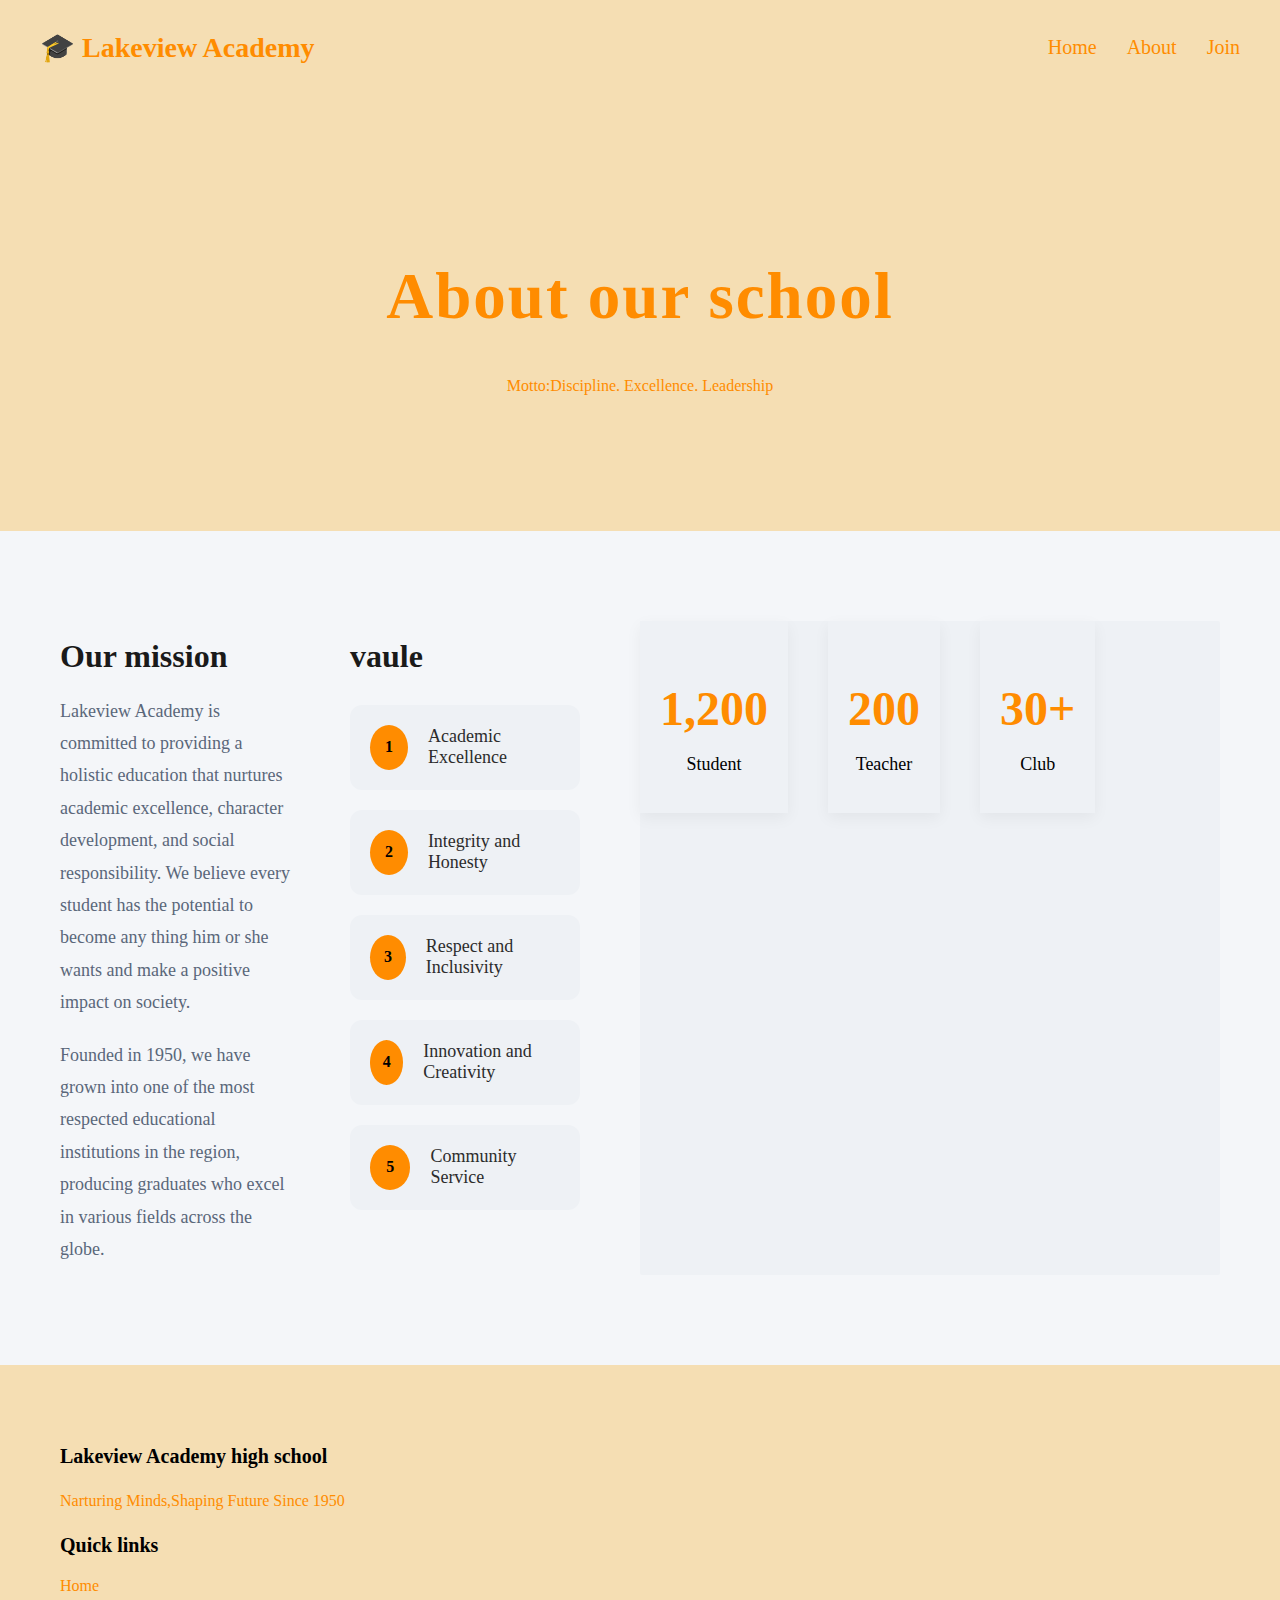
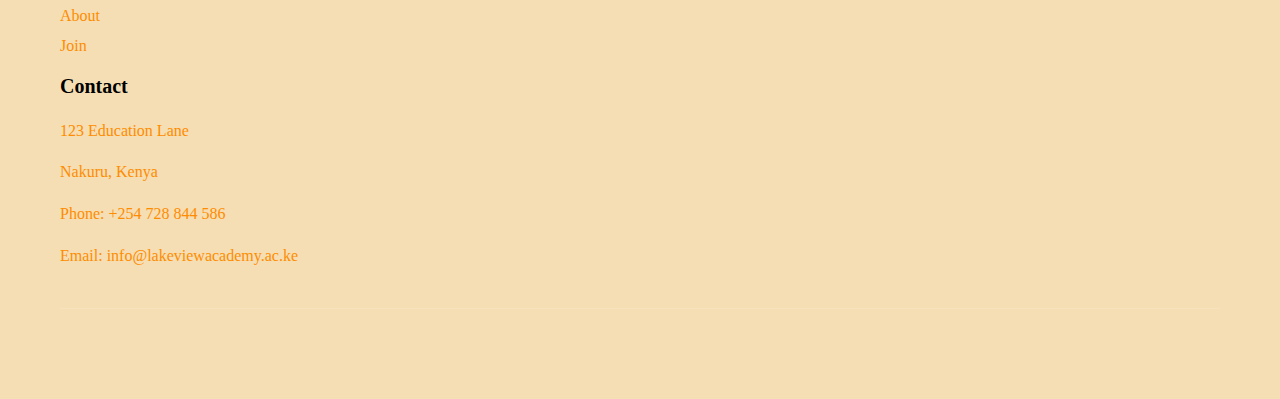
<file: about.html>
<!DOCTYPE html>
<html lang="en">
<head>
    <meta charset="UTF-8">
    <meta name="viewport" content="width=device-width, initial-scale=1.0">
    <title>🎓 Lakeview Academy</title>
    <link rel="stylesheet" href="styles.css">
</head>
<body>
     <header class="navbar">
        <div class="logo">
            🎓 Lakeview Academy
        </div>

        <nav>
    <ul>
      <li><a href="index.html">Home</a></li>
      <li><a href="about.html">About</a></li>
      <li><a href="enrollment.html">Join</a></li>
    </ul>
  </nav>
</header>
    <section class="head1">
        <h1>About our school</h1>
        <p>Motto:Discipline. Excellence. Leadership</p>

    </section>
    <main class="section1">
        <section class="mission">
            <h2>Our mission</h2>
            <p> Lakeview Academy is committed to providing a holistic education that nurtures
                academic excellence, character development, and social responsibility.
                We believe every student has the potential to become any thing him or she wants and make a positive impact on society.
            </p>
            <p>  Founded in 1950, we have grown into one of the most respected educational institutions
                in the region, producing graduates who excel in various fields across the globe.</p>
        </section>
        <section class="vaule">
            <h2>vaule</h2>
            <div class="vauleX">
                <span>1</span>
                <p>Academic Excellence</p>

            </div>
            <div class="valueX">
                <span>2</span>
                <p>Integrity and Honesty</p>

            </div>
            <div class="valueX">
                <span>3</span>
                <p>Respect and Inclusivity</p>
            </div>
            <div class="valueX">
                <span>4</span>
                <p>Innovation and Creativity</p>
            </div>
            <div class="valueX">
                <span>5</span>
                <p>Community Service</p>
            </div>

        </section>
        <section class="know">
            <div class="Things">
                        <h2>1,200</h2>
            <p>Student</p>
            </div>
            <div class="Things">
<h2>200</h2>
<p>Teacher</p>

            </div>
            <div class="Things">
                <h2>30+</h2>
                <p>Club</p>

            </div>


        </section>
    </main>
     <footer class="footer">
        <div class="footer-section">
            <h3>Lakeview Academy high school</h3>
            <p>Narturing Minds,Shaping Future Since 1950</p>
            
        </div>
        <div class="footer-section">
            <h3>Quick links</h3>
            <ul>
                <li><a href="index.html">Home</a></li>
                <li><a href="about.html">About</a></li>
                <li><a href="enrollment.html">Join</a></li>
            </ul>

        </div>
        <div class="footer-section">
        <h3>Contact</h3>
        <p>123 Education Lane</p>
        <p>Nakuru, Kenya</p>
        <p>Phone: +254 728 844 586</p>
        <p>Email: info@lakeviewacademy.ac.ke</p>

        </div>
        <div class="footer-bottom"></div>
        <p>© 2026 Lakeview academy. All rights reserved.</p>

    </footer>
    <script src="script.js"></script>
    


</body>
</html>
</file>
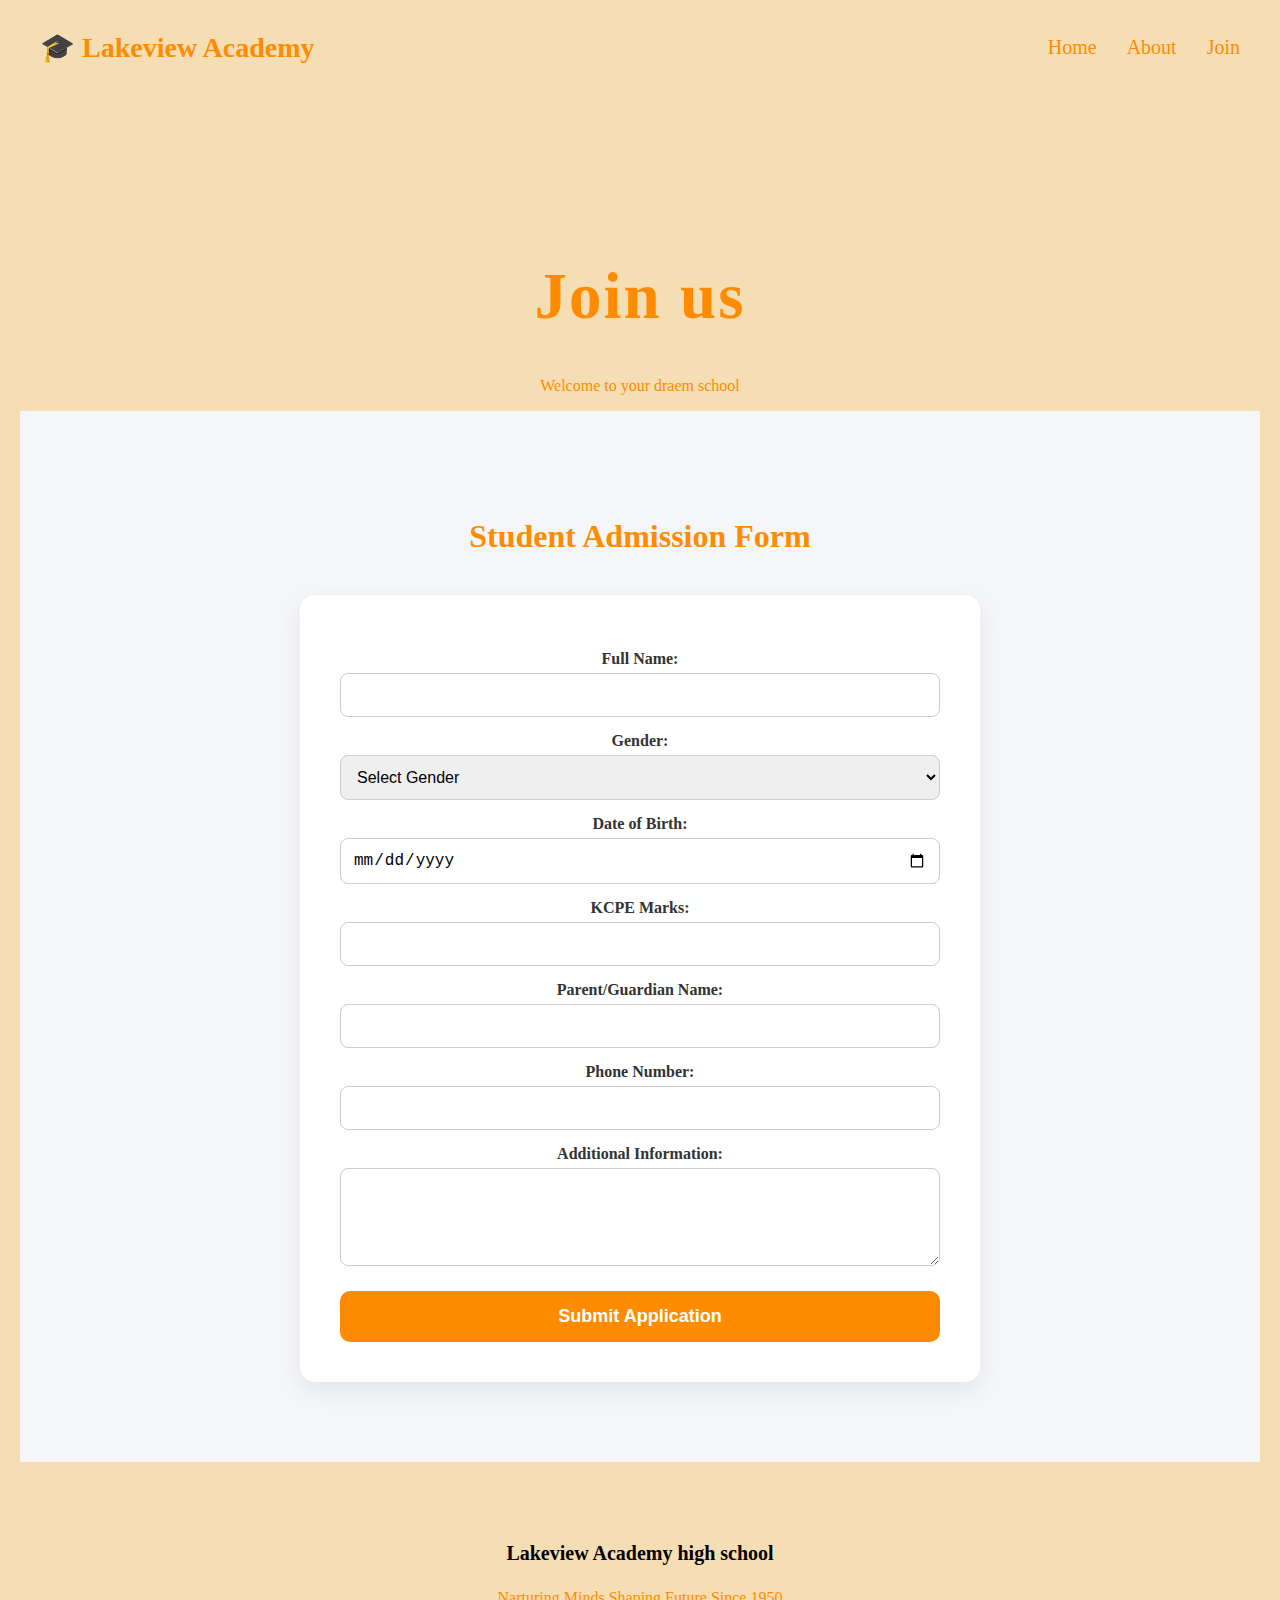
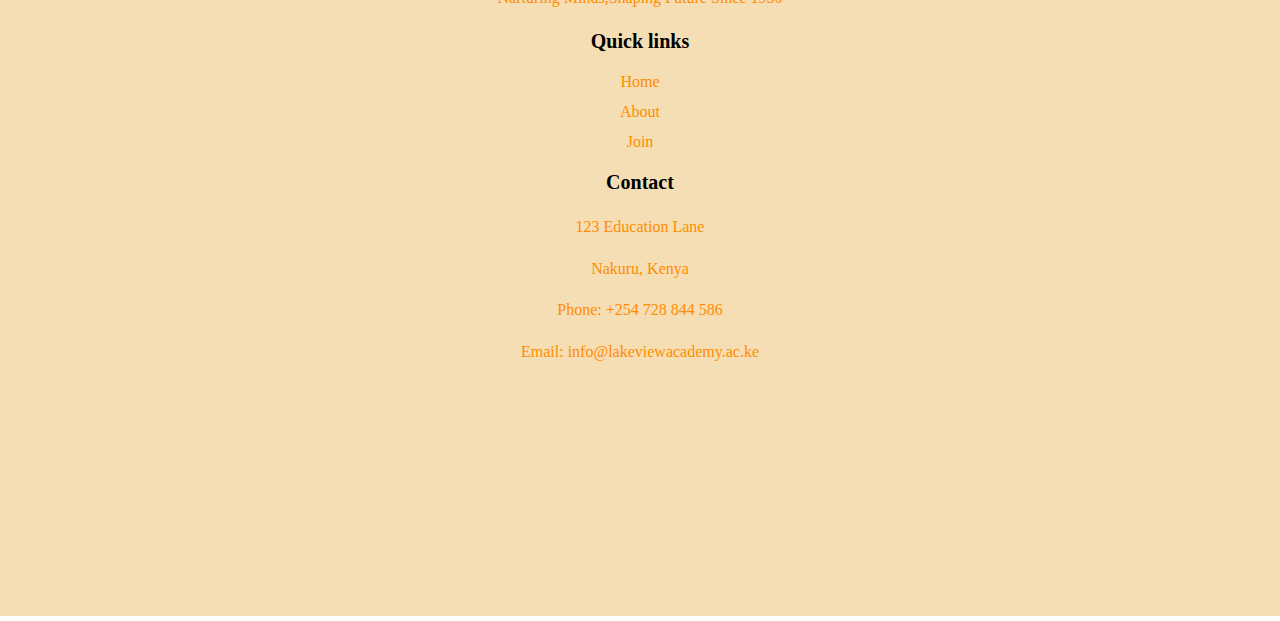
<file: enrollment.html>
<!DOCTYPE html>
<html lang="en">
<head>
    <meta charset="UTF-8">
    <meta name="viewport" content="width=device-width, initial-scale=1.0">
    <title>🎓 LAKEVIEW ACADEMEY</title>
</head>
<body>
     <link rel="stylesheet" href="styles.css">
</head>
<body>
     <header class="navbar">
        <div class="logo">
            🎓 Lakeview Academy
        </div>

          <nav>
    <ul>
      <li><a href="index.html">Home</a></li>
      <li><a href="about.html">About</a></li>
      <li><a href="enrollment.html">Join</a></li>
    </ul>
  </nav>
</header>
    <section class="head1">
        <h1>Join us </h1>
        <p>Welcome to your draem school</p>
<section class="form-section">
  <h2>Student Admission Form</h2>

  <form id="admissionForm">
    
    <label for="fullname">Full Name:</label>
    <input type="text" id="fullname" name="fullname" required>

    <label for="gender">Gender:</label>
    <select id="gender" name="gender" required>
      <option value="">Select Gender</option>
      <option value="Male">Male</option>
      <option value="Female">Female</option>
    </select>

    <label for="dob">Date of Birth:</label>
    <input type="date" id="dob" name="dob" required>

    <label for="kcpe">KCPE Marks:</label>
    <input type="number" id="kcpe" name="kcpe" required>

    <label for="parent">Parent/Guardian Name:</label>
    <input type="text" id="parent" name="parent" required>

    <label for="phone">Phone Number:</label>
    <input type="tel" id="phone" name="phone" required>

    <label for="message">Additional Information:</label>
    <textarea id="message" rows="4"></textarea>

    <button type="submit">Submit Application</button>

  </form>
</section>
<footer class="footer">
        <div class="footer-section">
            <h3>Lakeview Academy high school</h3>
            <p>Narturing Minds,Shaping Future Since 1950</p>
            
        </div>
        <div class="footer-section">
            <h3>Quick links</h3>
            <ul>
                <li><a href="index.html">Home</a></li>
                <li><a href="about.html">About</a></li>
                <li><a href="enrollment.html">Join</a></li>
            </ul>

        </div>
        <div class="footer-section">
        <h3>Contact</h3>
        <p>123 Education Lane</p>
        <p>Nakuru, Kenya</p>
        <p>Phone: +254 728 844 586</p>
        <p>Email: info@lakeviewacademy.ac.ke</p>

        </div>
        <div class="footer-bottom"></div>
        <p>© 2026 Lakeview academy. All rights reserved.</p>

    </footer>
    <script src="script.js"></script>
    



    
</body>
</html>
</file>
<file: styles.css>
/* title */
body{
    font-family: 'Georgia', serif;
    margin: 0;
}
/* Navbar background */
.navbar {
  background-color: wheat;   /* Blue color */
  color: darkorange;
  padding: 20px 40px;          /* Make it taller */
  display: flex;
  justify-content: space-between;
  align-items: center;
}

/* Logo text */
.logo {
  font-size: 28px;   /* Make words bigger */
  font-weight: bold;
}

/* Navigation links */
nav ul {
  list-style: none;
  display: flex;
  gap: 30px;
}

nav ul li a {
  text-decoration: none;
  color: darkorange;
  font-size: 20px;   /* Bigger words */
  font-weight: 500;
}

/* Hover effect */
nav ul li a:hover {
  color: darkgreen;   /* Gold color when hovering */
}
.image {
    position: relative;
    height: 90vh;
    overflow: hidden;
}

.photos {
    width: 100%;
    height: 100%;
    object-fit: cover;
    filter: brightness(60%);
}

/* Center text over image */
.tittle {
    position: absolute;
    top: 50%;
    left: 50%;
    transform: translate(-50%, -50%);
    text-align: center;
    color: wheat;
    max-width: 800px;
}

.tittle h1 {
    font-size: 60px;
    margin-bottom: 20px;
}

.tittle p {
    font-size: 22px;
    margin-bottom: 30px;
}

/* Yellow Button */
.button {
    display: inline-block;
    background-color: darkorange;
    color: black;
    padding: 10px 20px;
    border-radius: 0px;
    text-decoration: none;
    font-weight: bold;
    transition: 0.3s ease;
}

.button:hover {
    background-color: #e0a800;
    transform: translateY(-3px);
    
}
.fx-neon-pulse:hover{
     animation: neon-pulse;
}

@media (max-width: 992px) {
    .tittle h1 {
        font-size: 40px;
    }

    .tittle p {
        font-size: 18px;
    }
}

@media (max-width: 768px) {
    .navbar {
        flex-direction: column;
        padding: 15px 20px;
    }

    .image {
        height: 70vh;
    }

    .tittle h1 {
        font-size: 30px;
    }
}
/* WHY SECTION */
.why-section {
    background-color: #f2f4f7;
    padding: 100px 40px;
    text-align: center;
}

/* Title */
.why-title{
    font-size: 42px;
    color: darkorange;
    margin-bottom: 70px;
}

/* Container */
.card-container {
    display: flex;
    justify-content: center;
    gap: 40px;
    flex-wrap: wrap;
    
}

/* Cards */
.card {
    background: wheat;
    width: 330px;
    padding: 50px 30px;
    border-radius: 20px;
    box-shadow: 0 10px 25px rgba(0, 0, 0, 0.07);
    transition: all 0.3s ease;
  
}


.card:hover {
    transform: translateY(-10px);
    box-shadow: #e0a800;
}

/* Icon circle */
.icon {
    width: 85px;
    height: 85px;
    background-color: darkorange;
    border-radius: 50%;
    display: flex;
    align-items: center;
    justify-content: center;
    font-size: 34px;
    margin: 0 auto 30px auto;
}

/* Card title */
.icon h3 {
    font-size: 22px;
    color: #1f3b73;
    margin-bottom: 15px;
}

/* Card text */
.icon p {
    font-size: 16px;
    color: #6b7a90;
    line-height: 1.6;
}
/* FOOTER MAIN */
.footer {
    background: linear-gradient(to right,wheat);
    color: wheat;
    padding: 60px 60px 20px 60px;
}

/* Container to align 3 sections */
.footer-container {
    display: flex;
    justify-content: space-between;
    gap: 60px;
    flex-wrap: wrap;
}

/* Each section */
.footer-section {
    flex: 1;
    min-width: 250px;
}

/* Section headings */
.footer-section h3 {
    font-size: 20px;
    margin-bottom: 20px;
    color: #000;
}

/* Paragraph text */
.footer-section p {
    margin-bottom: 10px;
    color: darkorange;
    line-height: 1.6;
}

/* Quick links list */
.footer-section ul {
    list-style: none;
    padding: 0;
}

.footer-section ul li {
    margin-bottom: 12px;
}

.footer-section ul li a {
    text-decoration: none;
    color: darkorange;
    transition: 0.3s ease;
}

.footer-section ul li a:hover {
    color: darkgreen;
}

/* Bottom copyright */
.footer-bottom {
    text-align: center;
    margin-top: 40px;
    padding-top: 20px;
    border-top: 1px solid rgba(255,255,255,0.15);
    font-size: 14px;
    color: #c7d2e6;
}
@media (max-width: 768px) {

    .footer-container {
        flex-direction: column;
        gap: 30px;
    }

    .footer {
        padding: 40px 20px 20px 20px;
    }

}
.head1 {
    background: linear-gradient(to right, wheat);
    color: darkorange;
    text-align: center;
    padding: 120px 20px;
}

.head1 h1 {
    font-size: 65px;
    letter-spacing: 2px;
}
/* ===== MAIN SECTION LAYOUT ===== */
.section1 {
    display: flex;
    justify-content: space-between;
    gap: 60px;
    padding: 80px 60px;
    background-color: #f4f6f9;
}

/* Left side - Mission */
.mission {
    flex: 1;
}

.mission h2 {
    font-size: 32px;
    margin-bottom: 20px;
    color: #1a1a1a;
}

.mission p {
    font-size: 18px;
    line-height: 1.8;
    color: #5a677a;
    margin-bottom: 20px;
}

/* Right side - Values */
.vaule {
    flex: 1;
}

.vaule h2 {
    font-size: 32px;
    margin-bottom: 30px;
    color: #1a1a1a;
}

/* Each Value Box */
.vauleX,
.valueX {
    display: flex;
    align-items: center;
    background-color: #eef1f5;
    padding: 20px;
    border-radius: 12px;
    margin-bottom: 20px;
}

/* Number circle */
.vauleX span,
.valueX span {
    background-color: darkorange;
    color: black;
    font-weight: bold;
    width: 45px;
    height: 45px;
    display: flex;
    align-items: center;
    justify-content: center;
    border-radius: 50%;
    margin-right: 20px;
}

/* Value text */
.vauleX p,
.valueX p {
    font-size: 18px;
    color: #2c2c2c;
    margin: 0;
}
.vauleX:hover,
.valueX:hover {
    transform: translateY(-5px);
    transition: 0.3s ease;
    box-shadow: 0 6px 15px rgba(0,0,0,0.1);
}
/* ===== STATISTICS SECTION ===== */
.know {
    display: grid;
    grid-template-columns: repeat(4, 1fr);
    gap: 40px;
    padding: 0px; 
    margin: 10px auto;
    width: 50%;
    background-color: #eef1f5;
    border-radius: 2px;
}


/* Each card */
.Things {
    flex: 1;
    background-color: #eef1f5;
    text-align: center;
    padding: 20px 20px;
    border-radius: 0px;
    box-shadow: 0 5px 15px rgba(0,0,0,0.05);
    height: fit-content;
}

/* Big number */
.Things h2 {
    font-size: 48px;
    color: darkorange;
    margin-bottom: 10px;
}

/* Small text */
.Things p {
    font-size: 18px;
    color: #000;
}
.know {
    display: grid;
    grid-template-columns: repeat(4, 1fr);
    gap: 40px;
    padding: 0px;
}

/* ===== FORM SECTION ===== */
.form-section {
    background-color: #f4f6f9;
    padding: 80px 20px;
    display: flex;
    flex-direction: column;
    align-items: center;
}

/* Form title */
.form-section h2 {
    font-size: 32px;
    margin-bottom: 40px;
    color: darkorange;
}

/* Form container */
#admissionForm {
    background-color: white;
    padding: 40px;
    width: 100%;
    max-width: 600px;
    border-radius: 15px;
    box-shadow: 0 8px 25px rgba(0,0,0,0.08);
    display: flex;
    flex-direction: column;
}

/* Labels */
#admissionForm label {
    margin-top: 15px;
    margin-bottom: 5px;
    font-weight: 600;
    color: #333;
}

/* Inputs, select and textarea */
#admissionForm input,
#admissionForm select,
#admissionForm textarea {
    padding: 12px;
    border-radius: 8px;
    border: 1px solid #ccc;
    font-size: 16px;
    outline: none;
    transition: 0.3s;
}

/* Focus effect */
#admissionForm input:focus,
#admissionForm select:focus,
#admissionForm textarea:focus {
    border-color: darkorange;
    box-shadow: 0 0 5px rgba(31,60,136,0.3);
}

/* Submit button */
#admissionForm button {
    margin-top: 25px;
    padding: 15px;
    border: none;
    border-radius: 10px;
    background-color: darkorange;
    color: white;
    font-size: 18px;
    font-weight: bold;
    cursor: pointer;
    transition: 0.3s ease;
}

/* Button hover */
#admissionForm button:hover {
    background-color: darkgreen;
    transform: translateY(-3px);
}
</file>
